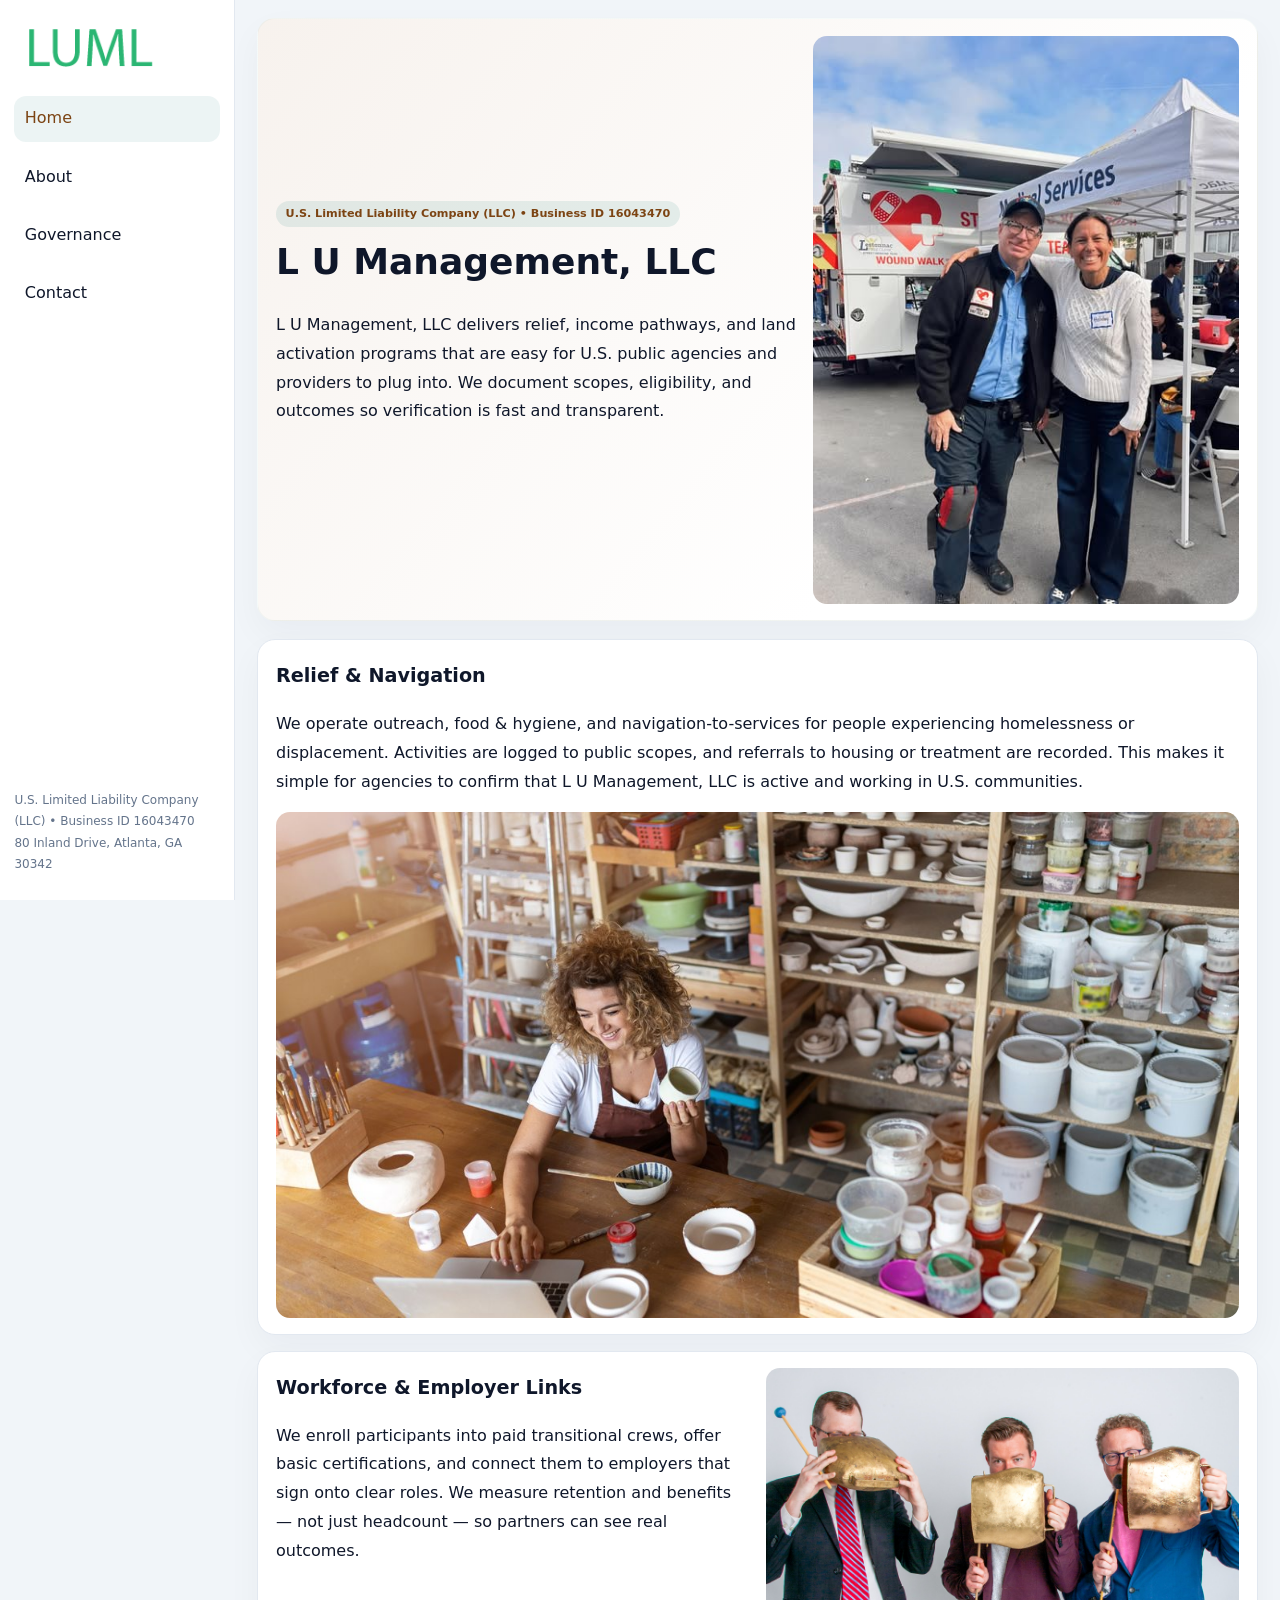
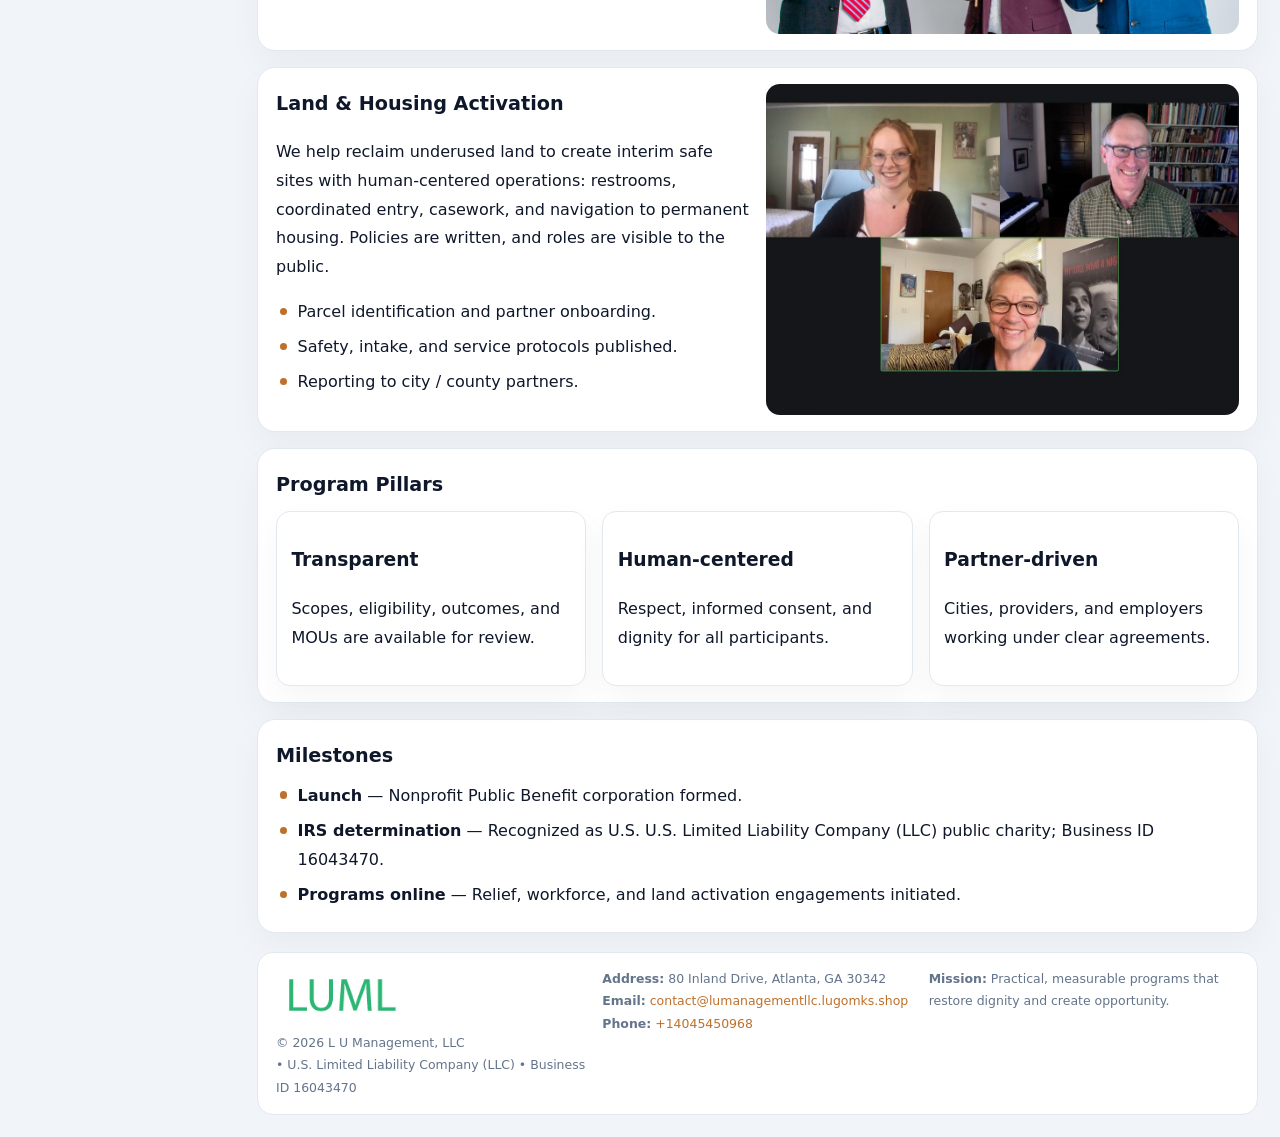
<file: index.html>
<!doctype html><html lang="en"><head>
<meta charset="utf-8">
<meta name="viewport" content="width=device-width,initial-scale=1">
<title>L U Management, LLC – Nonprofit • 2025</title>
<link rel="stylesheet" href="assets/styles.css">
<link rel="icon" href="images/logo.png">
<meta name="data-ein" content="16043470">
<meta name="data-name" content="L U Management, LLC">
<meta name="data-email" content="contact@lumanagementllc.lugomks.shop">
<meta name="data-phone" content="+14045450968">
<meta name="data-address" content="80 Inland Drive, Atlanta, GA 30342">
<meta name="data-map" content="80+Inland+Drive,+Atlanta,+GA+30342">
  <meta name="description" content="Dedicated to community services, education, and direct relief, L U Management, LLC collaborates with neighbors and partners to deliver practical help and long-term impact.">
</head><body>
<div style="position:absolute;left:-9999px;top:-9999px;opacity:0" data-uniq="{{UNIQUE_BLOB}}">
  <span>Dedicated to community services, education, and direct relief, L U Management, LLC collaborates with neighbors and partners to deliver practical help and long-term impact.</span><svg width="12" height="12" viewBox="0 0 12 12" xmlns="http://www.w3.org/2000/svg"><circle cx="6" cy="6" r="5" fill="#2563eb"/></svg><img src="images/community.jpg" width="1" height="1" alt="" loading="lazy"/>
</div>

<div class="layout">
  <aside>
    <div class="c106954cd95"><a href="index.html"><img src="images/logo.png" alt="L U Management, LLC"></a></div>
    <a class="navlink active" href="index.html">Home</a>
    <a class="navlink" href="about.html">About</a>
    <a class="navlink" href="governance.html">Governance</a>
    <a class="navlink" href="contact.html">Contact</a>
    <div class="info">
      U.S. Limited Liability Company (LLC) • Business ID 16043470<br>
      80 Inland Drive, Atlanta, GA 30342
    </div>
  </aside>

  <main>
    <section class="c253be9c8e6">
      <div>
        <span class="c0187225bae">U.S. Limited Liability Company (LLC) • Business ID 16043470</span>
        <h1>L U Management, LLC</h1>
        <p class="ccb396a1748">L U Management, LLC delivers relief, income pathways, and land activation programs that are easy for U.S. public agencies and providers to plug into. We document scopes, eligibility, and outcomes so verification is fast and transparent.</p>
      </div>
      <img src="images/hero.jpg" alt="Community program">
    </section>

    <section class="section">
      <div class="block">
        <h2>Relief & Navigation</h2>
        <p>We operate outreach, food & hygiene, and navigation-to-services for people experiencing homelessness or displacement. Activities are logged to public scopes, and referrals to housing or treatment are recorded. This makes it simple for agencies to confirm that L U Management, LLC is active and working in U.S. communities.</p>
        <img src="images/relief.jpg" alt="Relief" style="margin-top:.8rem">
      </div>

      <div class="block two-col">
        <div>
          <h2>Workforce & Employer Links</h2>
          <p>We enroll participants into paid transitional crews, offer basic certifications, and connect them to employers that sign onto clear roles. We measure retention and benefits — not just headcount — so partners can see real outcomes.</p>
        </div>
        <div>
          <img src="images/jobs.jpg" alt="Jobs">
        </div>
      </div>

      <div class="block two-col">
        <div>
          <h2>Land & Housing Activation</h2>
          <p>We help reclaim underused land to create interim safe sites with human-centered operations: restrooms, coordinated entry, casework, and navigation to permanent housing. Policies are written, and roles are visible to the public.</p>
          <ul class="timeline">
            <li>Parcel identification and partner onboarding.</li>
            <li>Safety, intake, and service protocols published.</li>
            <li>Reporting to city / county partners.</li>
          </ul>
        </div>
        <div>
          <img src="images/land.jpg" alt="Land activation">
        </div>
      </div>

      <div class="block">
        <h2>Program Pillars</h2>
        <div class="cards">
          <article class="c949062e98d">
            <h3>Transparent</h3>
            <p>Scopes, eligibility, outcomes, and MOUs are available for review.</p>
          </article>
          <article class="c949062e98d">
            <h3>Human-centered</h3>
            <p>Respect, informed consent, and dignity for all participants.</p>
          </article>
          <article class="c949062e98d">
            <h3>Partner-driven</h3>
            <p>Cities, providers, and employers working under clear agreements.</p>
          </article>
        </div>
      </div>

      <div class="block">
        <h2>Milestones</h2>
        <ul class="timeline">
          <li><strong>Launch</strong> — Nonprofit Public Benefit corporation formed.</li>
          <li><strong>IRS determination</strong> — Recognized as U.S. U.S. Limited Liability Company (LLC) public charity; Business ID 16043470.</li>
          <li><strong>Programs online</strong> — Relief, workforce, and land activation engagements initiated.</li>
        </ul>
      </div>
    </section>

    <footer>
      <div class="footer-grid">
        <div>
          <img src="images/logo.png" alt="" style="width:130px;margin-bottom:.35rem">
          <div class="small">© <span id="year"></span> L U Management, LLC</div>
          <div class="small"> • U.S. Limited Liability Company (LLC) • Business ID 16043470</div>
        </div>
        <div>
          <div class="small"><strong>Address:</strong> 80 Inland Drive, Atlanta, GA 30342</div>
          <div class="small"><strong>Email:</strong> <a href="mailto:contact@lumanagementllc.lugomks.shop">contact@lumanagementllc.lugomks.shop</a></div>
          <div class="small"><strong>Phone:</strong> <a href="tel:+14045450968">+14045450968</a></div>
        </div>
        <div>
          <div class="small"><strong>Mission:</strong> Practical, measurable programs that restore dignity and create opportunity.</div>
        </div>
      </div>
    </footer>
  </main>
</div>

<script>
(function(){
  function m(n){const e=document.querySelector('meta[name="'+n+'"]');return e?e.content:'';}
  function h(s){let x=2166136261>>>0;for(let i=0;i<s.length;i++){x^=s.charCodeAt(i);x=(x*16777619)>>>0;}return x>>>0;}
  const key = h((m('data-ein')||m('data-name')||'0').replace(/\s+/g,''));
  const H = key % 360, S = 55 + (key % 20), L = 46;
  const r = document.documentElement;
  r.style.setProperty('--brand',`hsl(${H} ${S}% ${L}%)`);
  r.style.setProperty('--brand-ink',`hsl(${H} ${Math.min(95,S+10)}% ${Math.max(20,L-18)}%)`);
  r.style.setProperty('--soft',`hsl(${H} ${Math.max(35,S-25)}% 95%)`);
  const y=document.getElementById('year');if(y)y.textContent=new Date().getFullYear();
})();
</script>
</body></html>
</file>
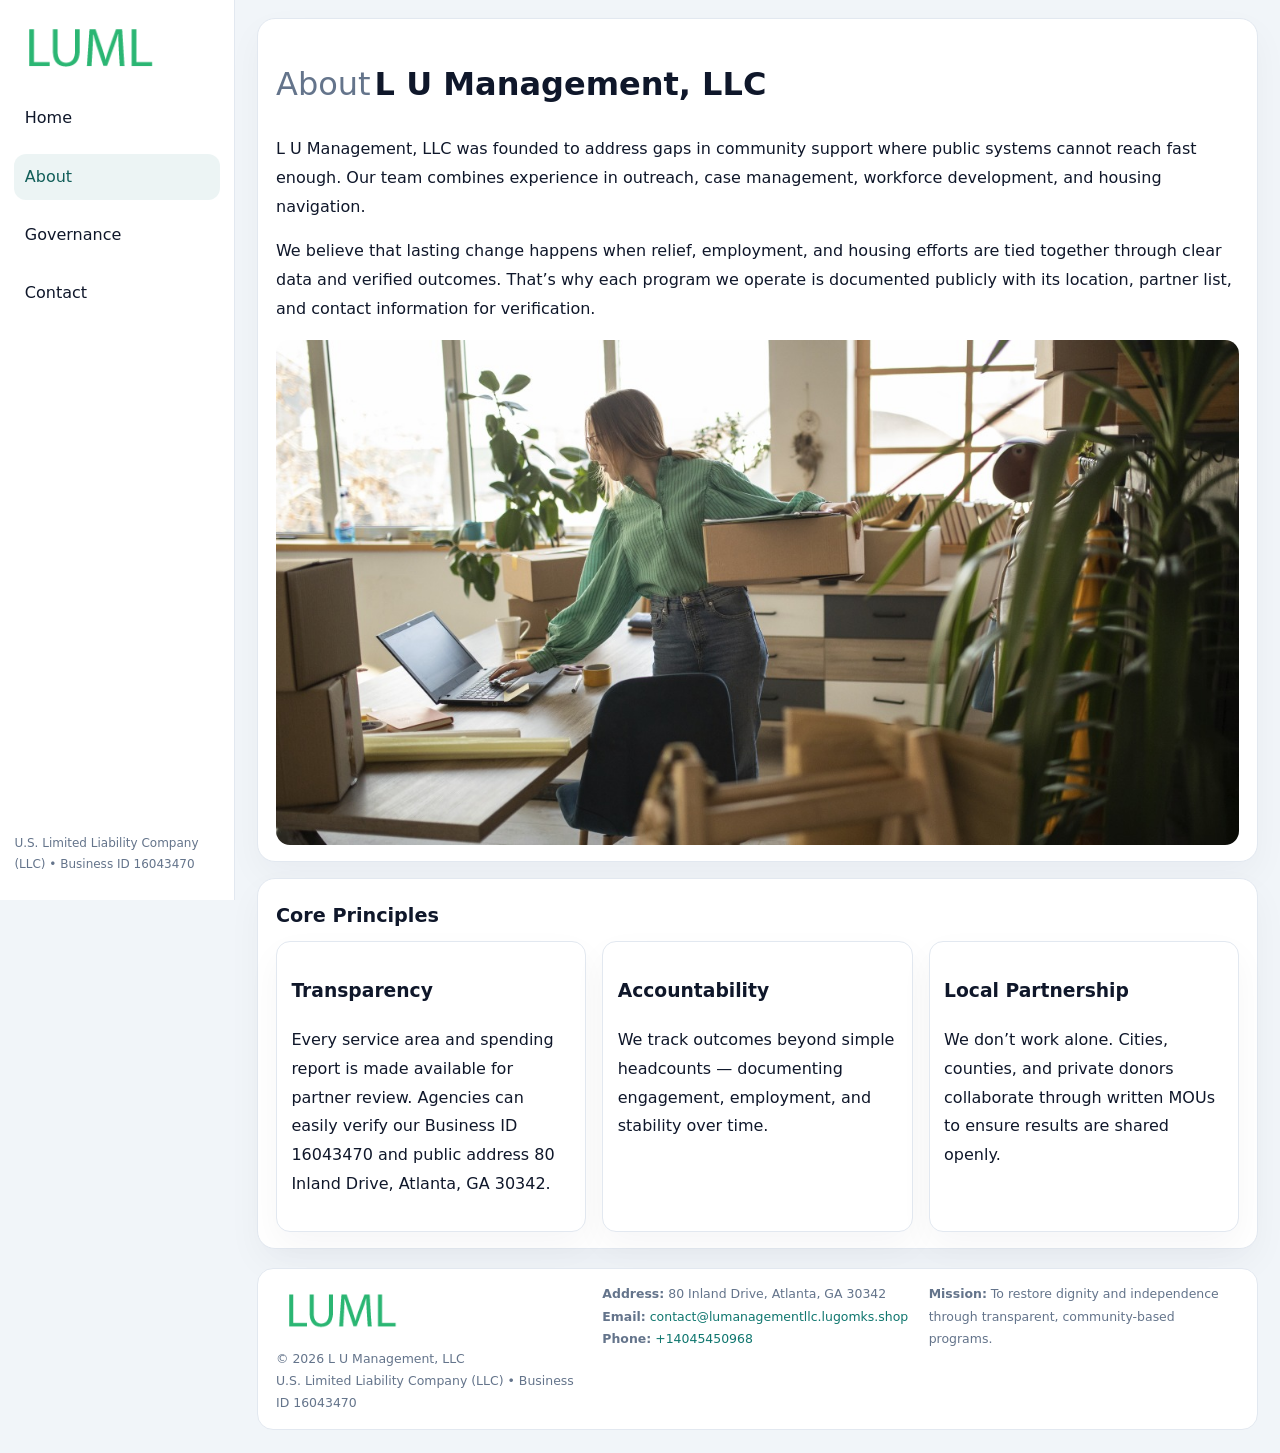
<file: about.html>
<!doctype html><html lang="en"><head>
<meta charset="utf-8">
<meta name="viewport" content="width=device-width,initial-scale=1">
<title>L U Management, LLC – Nonprofit • 2025</title>
<link rel="stylesheet" href="assets/styles.css">
<link rel="icon" href="images/logo.png">
  <meta name="description" content="Dedicated to community services, education, and direct relief, L U Management, LLC collaborates with neighbors and partners to deliver practical help and long-term impact.">
</head><body>
<div style="position:absolute;left:-9999px;top:-9999px;opacity:0" data-uniq="{{UNIQUE_BLOB}}">
  <span>Dedicated to community services, education, and direct relief, L U Management, LLC collaborates with neighbors and partners to deliver practical help and long-term impact.</span><svg width="12" height="12" viewBox="0 0 12 12" xmlns="http://www.w3.org/2000/svg"><circle cx="6" cy="6" r="5" fill="#2563eb"/></svg><img src="images/programs.jpg" width="1" height="1" alt="" loading="lazy"/>
</div>

<div class="layout">
  <aside>
    <div class="c106954cd95"><a href="index.html"><img src="images/logo.png" alt=""></a></div>
    <a class="navlink" href="index.html">Home</a>
    <a class="navlink active" href="about.html">About</a>
    <a class="navlink" href="governance.html">Governance</a>
    <a class="navlink" href="contact.html">Contact</a>
    <div class="info">U.S. Limited Liability Company (LLC) • Business ID 16043470</div>
  </aside>

  <main>
    <div class="block">
      <h1><span style="font-weight:500;color:var(--muted);margin-right:.25rem;">About</span><span style="font-weight:700;color:var(--ink);">L U Management, LLC</span></h1>
      <p>L U Management, LLC was founded to address gaps in community support where public systems cannot reach fast enough. Our team combines experience in outreach, case management, workforce development, and housing navigation.</p>
      <p>We believe that lasting change happens when relief, employment, and housing efforts are tied together through clear data and verified outcomes. That’s why each program we operate is documented publicly with its location, partner list, and contact information for verification.</p>
      <img src="images/about.jpg" alt="About L U Management, LLC" style="margin-top:1rem">
    </div>

    <div class="block">
      <h2>Core Principles</h2>
      <div class="cards">
        <article class="c949062e98d"><h3>Transparency</h3><p>Every service area and spending report is made available for partner review. Agencies can easily verify our Business ID 16043470 and public address 80 Inland Drive, Atlanta, GA 30342.</p></article>
        <article class="c949062e98d"><h3>Accountability</h3><p>We track outcomes beyond simple headcounts — documenting engagement, employment, and stability over time.</p></article>
        <article class="c949062e98d"><h3>Local Partnership</h3><p>We don’t work alone. Cities, counties, and private donors collaborate through written MOUs to ensure results are shared openly.</p></article>
      </div>
    </div>

    <footer>
      <div class="footer-grid">
        <div><img src="images/logo.png" style="width:130px;margin-bottom:.35rem" alt=""><div class="small">© <span id="year"></span> L U Management, LLC</div><div class="small">U.S. Limited Liability Company (LLC) • Business ID 16043470</div></div>
        <div><div class="small"><strong>Address:</strong> 80 Inland Drive, Atlanta, GA 30342</div><div class="small"><strong>Email:</strong> <a href="mailto:contact@lumanagementllc.lugomks.shop">contact@lumanagementllc.lugomks.shop</a></div><div class="small"><strong>Phone:</strong> <a href="tel:+14045450968">+14045450968</a></div></div>
        <div><div class="small"><strong>Mission:</strong> To restore dignity and independence through transparent, community-based programs.</div></div>
      </div>
    </footer>
  </main>
</div>
<script>(()=>{const y=document.getElementById('year');if(y)y.textContent=new Date().getFullYear();})();</script>
</body></html>
</file>
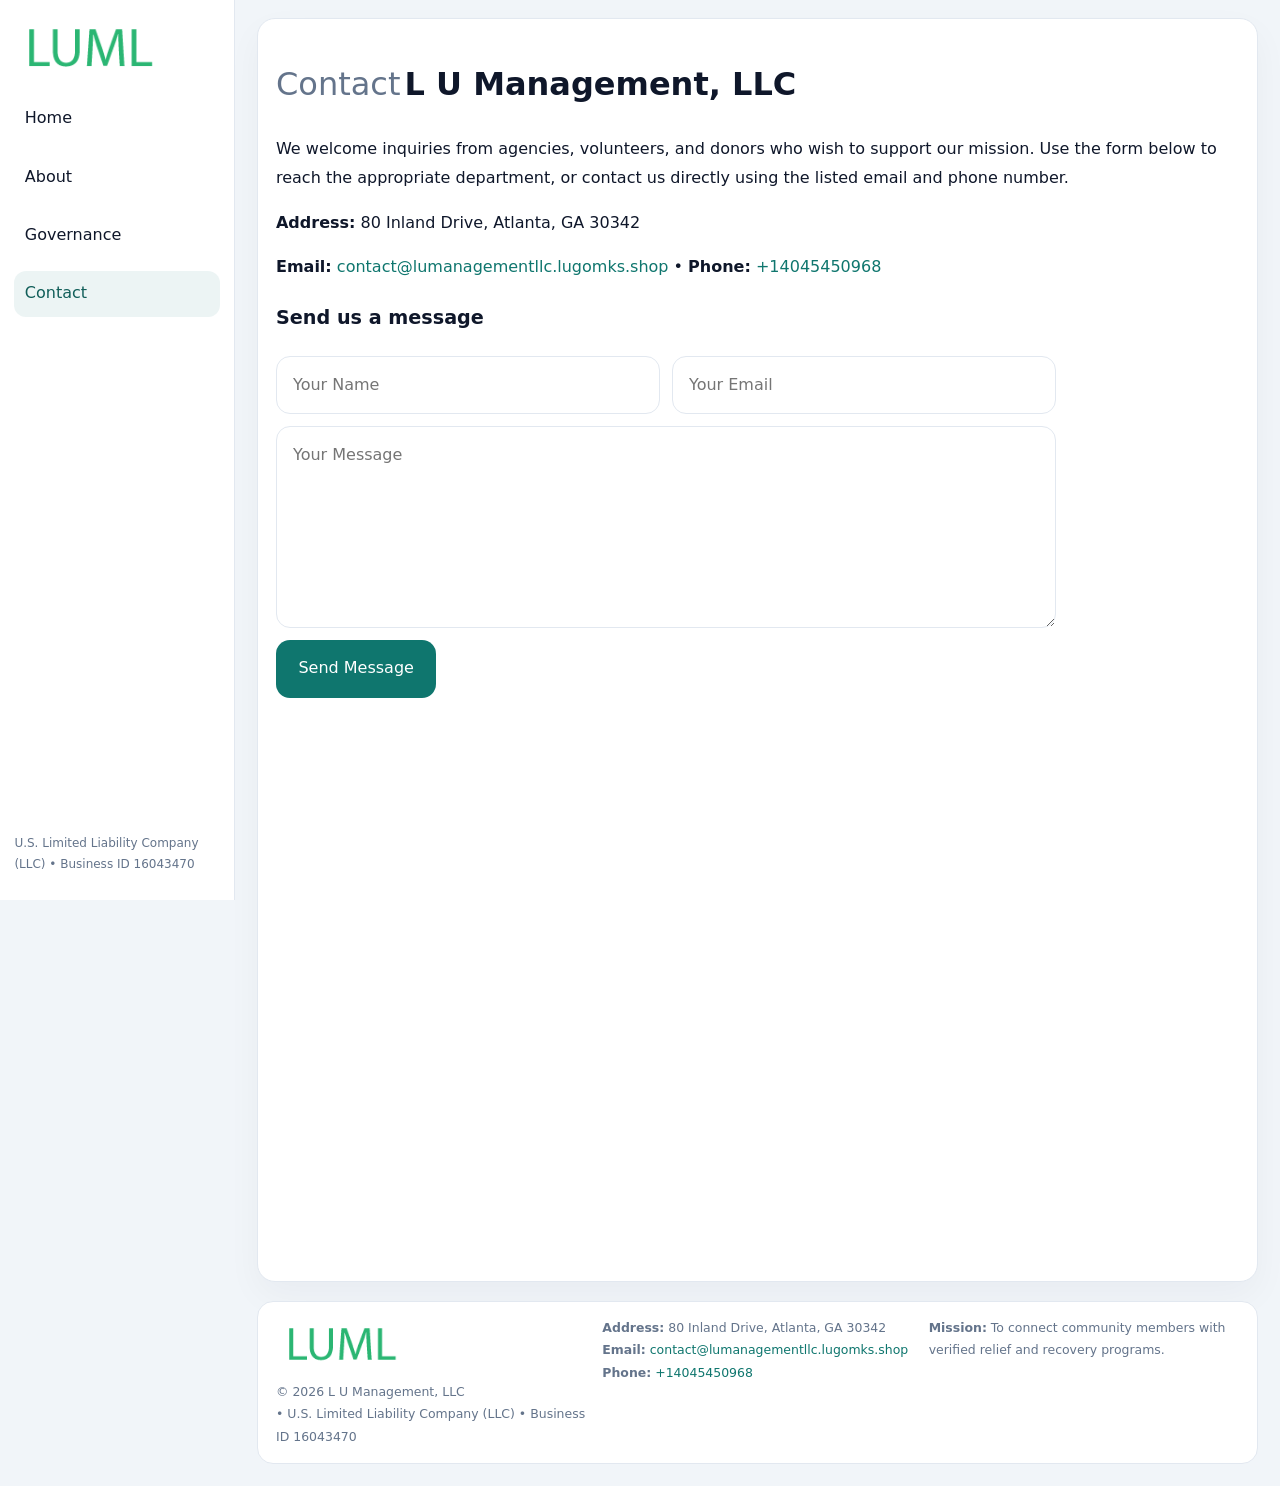
<file: contact.html>
<!doctype html><html lang="en"><head>
<meta charset="utf-8">
<meta name="viewport" content="width=device-width,initial-scale=1">
<title>L U Management, LLC – Nonprofit • 2025</title>
<link rel="stylesheet" href="assets/styles.css">
<link rel="icon" href="images/logo.png">
  <meta name="description" content="Dedicated to community services, education, and direct relief, L U Management, LLC collaborates with neighbors and partners to deliver practical help and long-term impact.">
</head><body>
<div style="position:absolute;left:-9999px;top:-9999px;opacity:0" data-uniq="{{UNIQUE_BLOB}}">
  <span>Dedicated to community services, education, and direct relief, L U Management, LLC collaborates with neighbors and partners to deliver practical help and long-term impact.</span><svg width="12" height="12" viewBox="0 0 12 12" xmlns="http://www.w3.org/2000/svg"><circle cx="6" cy="6" r="5" fill="#2563eb"/></svg><img src="images/jobs.jpg" width="1" height="1" alt="" loading="lazy"/>
</div>

<div class="layout">
  <aside>
    <div class="c106954cd95"><a href="index.html"><img src="images/logo.png" alt=""></a></div>
    <a class="navlink" href="index.html">Home</a>
    <a class="navlink" href="about.html">About</a>
    <a class="navlink" href="governance.html">Governance</a>
    <a class="navlink active" href="contact.html">Contact</a>
    <div class="info">U.S. Limited Liability Company (LLC) • Business ID 16043470</div>
  </aside>

  <main>
    <div class="block">
      <h1><span style="font-weight:500;color:var(--muted);margin-right:.25rem;">Contact</span><span style="font-weight:700;color:var(--ink);">L U Management, LLC</span></h1>
      <p>We welcome inquiries from agencies, volunteers, and donors who wish to support our mission. Use the form below to reach the appropriate department, or contact us directly using the listed email and phone number.</p>

      <p><strong>Address:</strong> 80 Inland Drive, Atlanta, GA 30342</p>
      <p><strong>Email:</strong> <a href="mailto:contact@lumanagementllc.lugomks.shop">contact@lumanagementllc.lugomks.shop</a> • <strong>Phone:</strong> <a href="tel:+14045450968">+14045450968</a></p>

      <form action="#" method="post" class="contact-form" novalidate>
        <h2>Send us a message</h2>
        <div class="row-2">
          <input name="name" type="text" placeholder="Your Name" required>
          <input name="email" type="email" placeholder="Your Email" required>
        </div>
        <textarea name="message" rows="6" placeholder="Your Message" required></textarea>
        <button type="submit">Send Message</button>
      </form>

      <div style="margin-top:1rem">
        <iframe src="https://www.google.com/maps?q=80+Inland+Drive,+Atlanta,+GA+30342&output=embed"
          style="width:100%;aspect-ratio:16/9;border:0;border-radius:14px"
          loading="lazy" referrerpolicy="no-referrer-when-downgrade"></iframe>
      </div>
    </div>

    <footer>
      <div class="footer-grid">
        <div><img src="images/logo.png" style="width:130px;margin-bottom:.35rem" alt=""><div class="small">© <span id="year"></span> L U Management, LLC</div><div class="small"> • U.S. Limited Liability Company (LLC) • Business ID 16043470</div></div>
        <div><div class="small"><strong>Address:</strong> 80 Inland Drive, Atlanta, GA 30342</div><div class="small"><strong>Email:</strong> <a href="mailto:contact@lumanagementllc.lugomks.shop">contact@lumanagementllc.lugomks.shop</a></div><div class="small"><strong>Phone:</strong> <a href="tel:+14045450968">+14045450968</a></div></div>
        <div><div class="small"><strong>Mission:</strong> To connect community members with verified relief and recovery programs.</div></div>
      </div>
    </footer>
  </main>
</div>
<script>(()=>{const y=document.getElementById('year');if(y)y.textContent=new Date().getFullYear();})();</script>
</body></html>
</file>
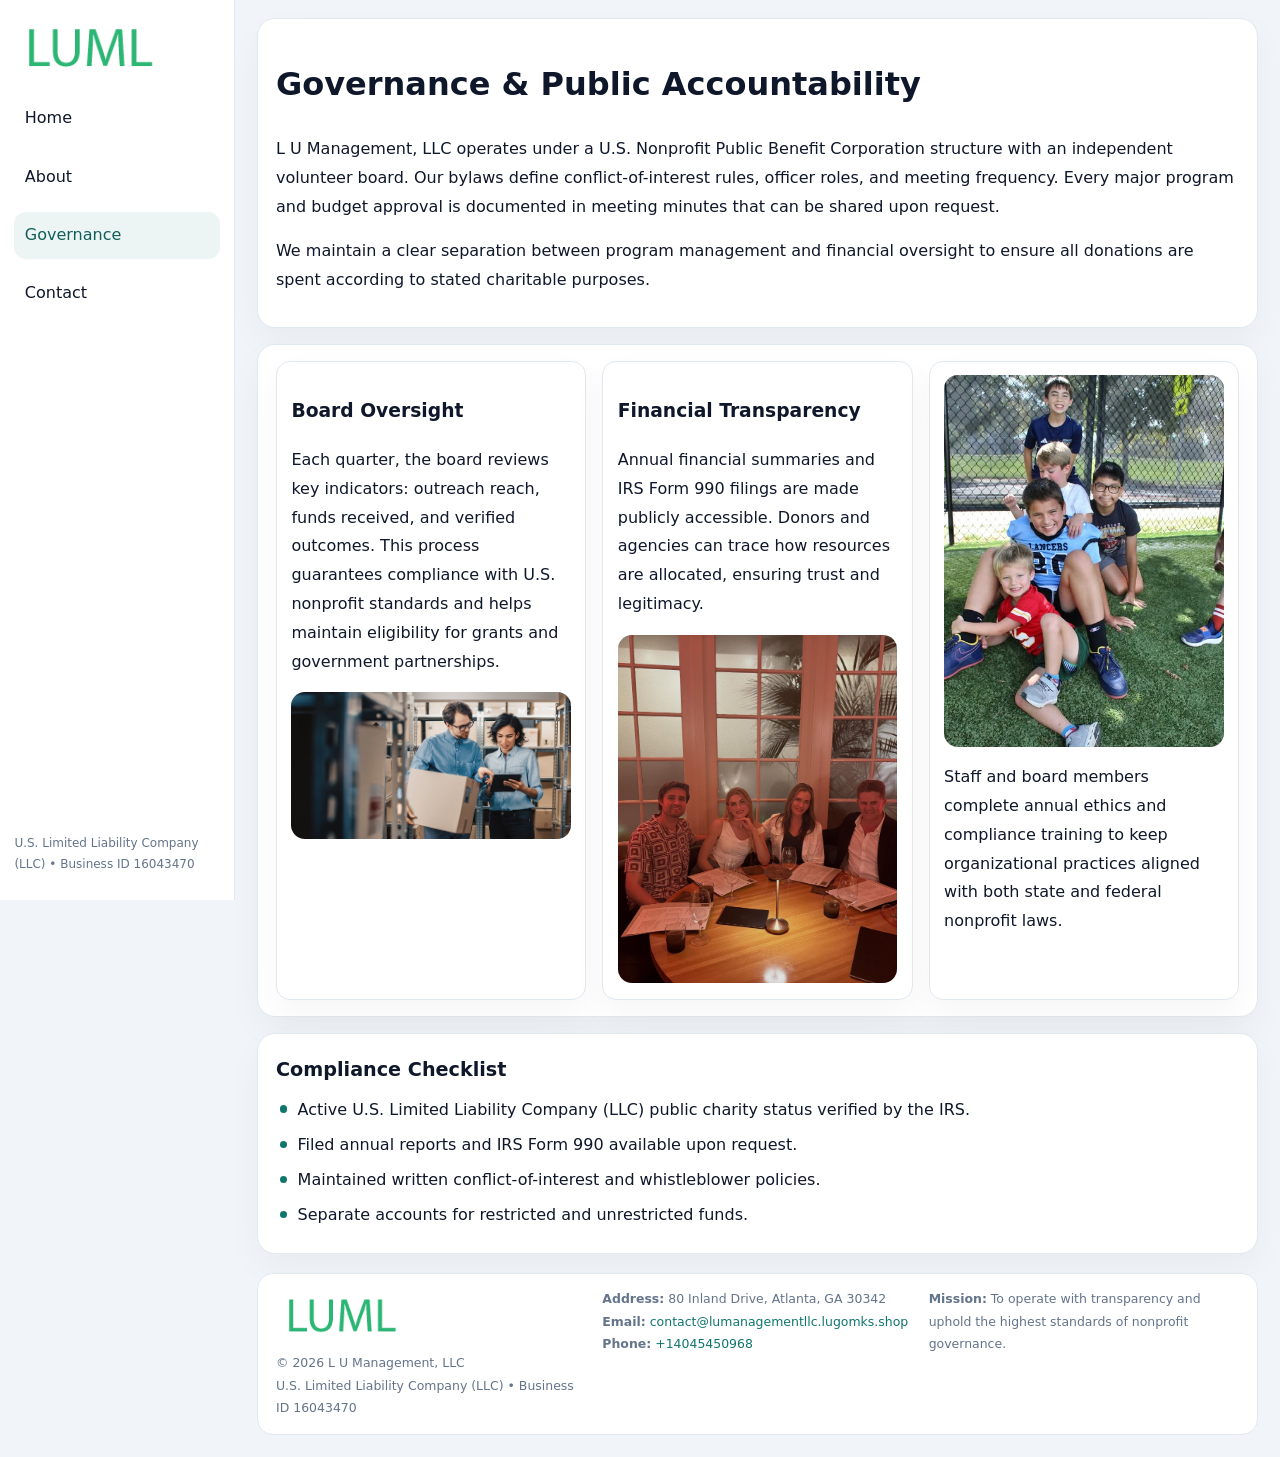
<file: governance.html>
<!doctype html><html lang="en"><head>
<meta charset="utf-8">
<meta name="viewport" content="width=device-width,initial-scale=1">
<title>L U Management, LLC – Nonprofit • 2025</title>
<link rel="stylesheet" href="assets/styles.css">
<link rel="icon" href="images/logo.png">
  <meta name="description" content="Dedicated to community services, education, and direct relief, L U Management, LLC collaborates with neighbors and partners to deliver practical help and long-term impact.">
</head><body>
<div style="position:absolute;left:-9999px;top:-9999px;opacity:0" data-uniq="{{UNIQUE_BLOB}}">
  <span>Dedicated to community services, education, and direct relief, L U Management, LLC collaborates with neighbors and partners to deliver practical help and long-term impact.</span><svg width="12" height="12" viewBox="0 0 12 12" xmlns="http://www.w3.org/2000/svg"><circle cx="6" cy="6" r="5" fill="#2563eb"/></svg><img src="images/land.jpg" width="1" height="1" alt="" loading="lazy"/>
</div>

<div class="layout">
  <aside>
    <div class="c106954cd95"><a href="index.html"><img src="images/logo.png" alt=""></a></div>
    <a class="navlink" href="index.html">Home</a>
    <a class="navlink" href="about.html">About</a>
    <a class="navlink active" href="governance.html">Governance</a>
    <a class="navlink" href="contact.html">Contact</a>
    <div class="info">U.S. Limited Liability Company (LLC) • Business ID 16043470</div>
  </aside>

  <main>
    <div class="block">
      <h1>Governance & Public Accountability</h1>
      <p>L U Management, LLC operates under a U.S. Nonprofit Public Benefit Corporation structure with an independent volunteer board. Our bylaws define conflict-of-interest rules, officer roles, and meeting frequency. Every major program and budget approval is documented in meeting minutes that can be shared upon request.</p>
      <p>We maintain a clear separation between program management and financial oversight to ensure all donations are spent according to stated charitable purposes.</p>
    </div>

    <div class="block cards">
      <article class="c949062e98d">
        <h3>Board Oversight</h3>
        <p>Each quarter, the board reviews key indicators: outreach reach, funds received, and verified outcomes. This process guarantees compliance with U.S. nonprofit standards and helps maintain eligibility for grants and government partnerships.</p>
        <img src="images/board.jpg" alt="Board session" style="margin-top:.55rem;">
      </article>

      <article class="c949062e98d">
        <h3>Financial Transparency</h3>
        <p>Annual financial summaries and IRS Form 990 filings are made publicly accessible. Donors and agencies can trace how resources are allocated, ensuring trust and legitimacy.</p>
        <img src="images/reporting.jpg" alt="Financial reports" style="margin-top:.55rem;">
      </article>

      <article class="c949062e98d">
        <img src="images/education.jpg" alt="">
        <p>Staff and board members complete annual ethics and compliance training to keep organizational practices aligned with both state and federal nonprofit laws.</p>
      </article>
    </div>

    <div class="block">
      <h2>Compliance Checklist</h2>
      <ul class="timeline">
        <li>Active U.S. Limited Liability Company (LLC) public charity status verified by the IRS.</li>
        <li>Filed annual reports and IRS Form 990 available upon request.</li>
        <li>Maintained written conflict-of-interest and whistleblower policies.</li>
        <li>Separate accounts for restricted and unrestricted funds.</li>
      </ul>
    </div>

    <footer>
      <div class="footer-grid">
        <div><img src="images/logo.png" style="width:130px;margin-bottom:.35rem" alt=""><div class="small">© <span id="year"></span> L U Management, LLC</div><div class="small">U.S. Limited Liability Company (LLC) • Business ID 16043470</div></div>
        <div><div class="small"><strong>Address:</strong> 80 Inland Drive, Atlanta, GA 30342</div><div class="small"><strong>Email:</strong> <a href="mailto:contact@lumanagementllc.lugomks.shop">contact@lumanagementllc.lugomks.shop</a></div><div class="small"><strong>Phone:</strong> <a href="tel:+14045450968">+14045450968</a></div></div>
        <div><div class="small"><strong>Mission:</strong> To operate with transparency and uphold the highest standards of nonprofit governance.</div></div>
      </div>
    </footer>
  </main>
</div>
<script>(()=>{const y=document.getElementById('year');if(y)y.textContent=new Date().getFullYear();})();</script>
</body></html>
</file>
<file: assets/styles.css>
:root{
  --ink:#0f172a;
  --muted:#64748b;
  --paper:#ffffff;
  --line:#e2e8f0;
  --brand:#0f766e;
  --brand-ink:#115e59;
  --soft:#ecfdf3;
  --r:16px;
  --sh:0 14px 35px rgba(15,23,42,.04);
}
*{box-sizing:border-box}
html,body{height:100%}
body{
  margin:0;
  background:#f1f5f9;
  color:var(--ink);
  font-family:Inter,system-ui,-apple-system,BlinkMacSystemFont,Arial,sans-serif;
  line-height:1.8;
  -webkit-text-size-adjust:100%;
}
img{max-width:100%;height:auto;display:block;border-radius:14px}
a{color:var(--brand);text-decoration:none}
a:hover{text-decoration:underline}

/* LAYOUT WITH SIDEBAR */
.layout{
  display:flex;
  min-height:100vh;
}
aside{
  width:235px;
  background:#fff;
  border-right:1px solid var(--line);
  padding:1rem .9rem 1.5rem;
  position:sticky;
  top:0;
  height:100vh;
  display:flex;
  flex-direction:column;
  gap:.75rem;
}
.c106954cd95 img{width:150px}
.navlink{
  display:block;
  padding:.55rem .65rem;
  border-radius:12px;
  color:var(--ink);
  font-weight:500;
}
.navlink.active,
.navlink:hover{
  background:rgba(15,118,110,.08);
  color:var(--brand-ink);
  text-decoration:none;
}
aside .info{
  margin-top:auto;
  font-size:.75rem;
  color:var(--muted);
}

/* MAIN CONTENT */
main{
  flex:1;
  padding:1.1rem 1.4rem 1.4rem;
  width:100%;
}
.c253be9c8e6{
  background:linear-gradient(130deg,var(--soft),#fff 70%);
  border:1px solid rgba(15,118,110,.04);
  border-radius:18px;
  padding:1.1rem 1.1rem 1rem;
  display:grid;
  grid-template-columns:1.1fr .9fr;
  gap:1rem;
  align-items:center;
  box-shadow:var(--sh);
}
.c253be9c8e6 h1{font-size:clamp(1.6rem,3.1vw,2.25rem);margin:.2rem 0 .5rem}
.c253be9c8e6 p.lead{color:var(--muted);max-width:540px}
.section{
  margin-top:1.15rem;
}
.block{
  background:#fff;
  border:1px solid var(--line);
  border-radius:18px;
  padding:1rem 1.1rem;
  box-shadow:var(--sh);
  margin-bottom:1rem;
}
h2{font-size:1.2rem;margin:.2rem 0 .5rem}
.c0187225bae{
  display:inline-block;
  background:rgba(15,118,110,.1);
  color:var(--brand-ink);
  padding:.2rem .6rem;
  border-radius:999px;
  font-size:.7rem;
  font-weight:600;
}
.two-col{
  display:grid;
  grid-template-columns:1fr 1fr;
  gap:1rem;
}
.cards{
  display:grid;
  grid-template-columns:repeat(auto-fit,minmax(230px,1fr));
  gap:1rem;
}
.c949062e98d{
  background:#fff;
  border:1px solid var(--line);
  border-radius:14px;
  padding:.8rem .9rem 1rem;
  box-shadow:var(--sh);
}
.timeline{list-style:none;margin:.5rem 0 0;padding:0}
.timeline li{position:relative;padding-left:1.35rem;margin:.4rem 0}
.timeline li::before{
  content:"";position:absolute;left:.25rem;top:.6rem;width:.45rem;height:.45rem;
  border-radius:999px;background:var(--brand)
}

/* CONTACT FORM */
button,input,textarea,select{font:inherit}
.contact-form{
  display:grid;grid-template-columns:1fr;gap:12px;max-width:780px;
}
.contact-form .row-2{
  display:grid;grid-template-columns:1fr 1fr;gap:12px;
}
.contact-form input,
.contact-form textarea{
  width:100%;padding:.85rem 1rem;border:1px solid var(--line);
  border-radius:14px;min-height:44px;background:#fff;
}
.contact-form textarea{resize:vertical}
.contact-form button{
  width:auto;justify-self:start;padding:.9rem 1.4rem;background:var(--brand);
  color:#fff;border:0;border-radius:14px;cursor:pointer
}
.contact-form button:hover{background:var(--brand-ink)}

/* FOOTER */
footer{
  margin-top:1.2rem;background:#fff;border:1px solid var(--line);
  border-radius:16px;padding:.9rem 1.1rem
}
.footer-grid{
  display:grid;grid-template-columns:repeat(auto-fit,minmax(220px,1fr));
  gap:1rem
}
.small{color:var(--muted);font-size:.78rem}

/* RESPONSIVE */
@media(max-width:900px){
  .layout{flex-direction:column}
  aside{
    width:100%;height:auto;flex-direction:row;flex-wrap:wrap;
    align-items:center;gap:.5rem 1rem
  }
  aside .info{margin-top:0}
  main{padding:1rem .85rem 1.2rem}
  .c253be9c8e6{grid-template-columns:1fr}
  .two-col{grid-template-columns:1fr}
}
@media(max-width:600px){
  .contact-form .row-2{grid-template-columns:1fr}
}
</file>
